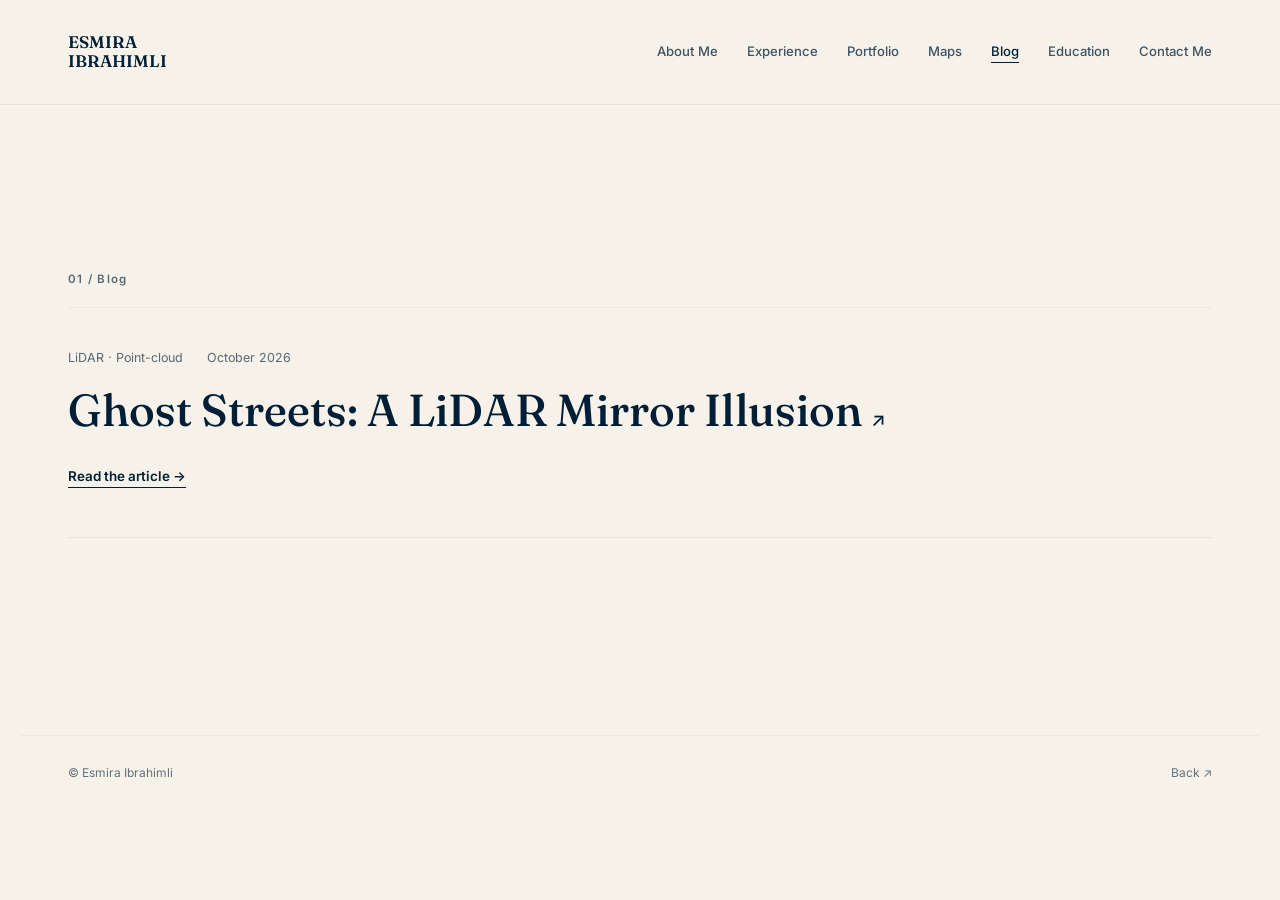
<file: blog/index.html>
<!DOCTYPE html>
<html lang="en">
<head>
<meta charset="UTF-8"><meta name="viewport" content="width=device-width, initial-scale=1.0">
<title>Blog — Esmira Ibrahimli</title>
<meta name="description" content="Blogs writing by Esmira Ibrahimli.">
<link rel="preconnect" href="https://fonts.googleapis.com">
<link href="https://fonts.googleapis.com/css2?family=Fraunces:ital,wght@0,400;0,500;0,600;1,400;1,500&family=Inter:wght@400;500;600&display=swap" rel="stylesheet">
<link rel="icon" href="../favicon.png">
<link rel="stylesheet" href="blog.css">
<link rel="stylesheet" href="ghost-streets.css">
</head>
<body>
<header class="site-header"><nav class="wrap navigation" aria-label="Main navigation">
<a class="logo" href="../index.html">ESMIRA<br>IBRAHIMLI</a>
<button class="nav-toggle" type="button" id="navToggle" aria-expanded="false" aria-controls="navlinks" aria-label="Toggle navigation">☰</button>
<div class="navlinks" id="navlinks">
<a href="../index.html#about">About Me</a><a href="../index.html#experience">Experience</a><a href="../index.html#portfolio">Portfolio</a><a href="../index.html#maps">Maps</a><a href="index.html" aria-current="page">Blog</a><a href="../index.html#education">Education</a><a href="../index.html#contact">Contact Me</a>
</div></nav></header>
<main class="wrap blog-main">
<div class="section-label">01 / Blog</div>

<article class="article-card"><a href="ghost-streets.html" class="article-link">
<div class="article-meta"><span>LiDAR · Point-cloud </span><span>October 2026</span></div>
<h2>Ghost Streets: A LiDAR Mirror Illusion <span aria-hidden="true">↗</span></h2>
<span class="read-more">Read the article →</span>
</a></article>

</main>
<footer class="wrap footer"><span>© Esmira Ibrahimli</span><a href="../index.html">Back ↗</a></footer>
<script>const t=document.getElementById('navToggle'),n=document.getElementById('navlinks');t.addEventListener('click',()=>{let open=n.classList.toggle('open');t.setAttribute('aria-expanded',String(open));});n.querySelectorAll('a').forEach(a=>a.addEventListener('click',()=>{n.classList.remove('open');t.setAttribute('aria-expanded','false')}));</script>
</body></html>
</file>
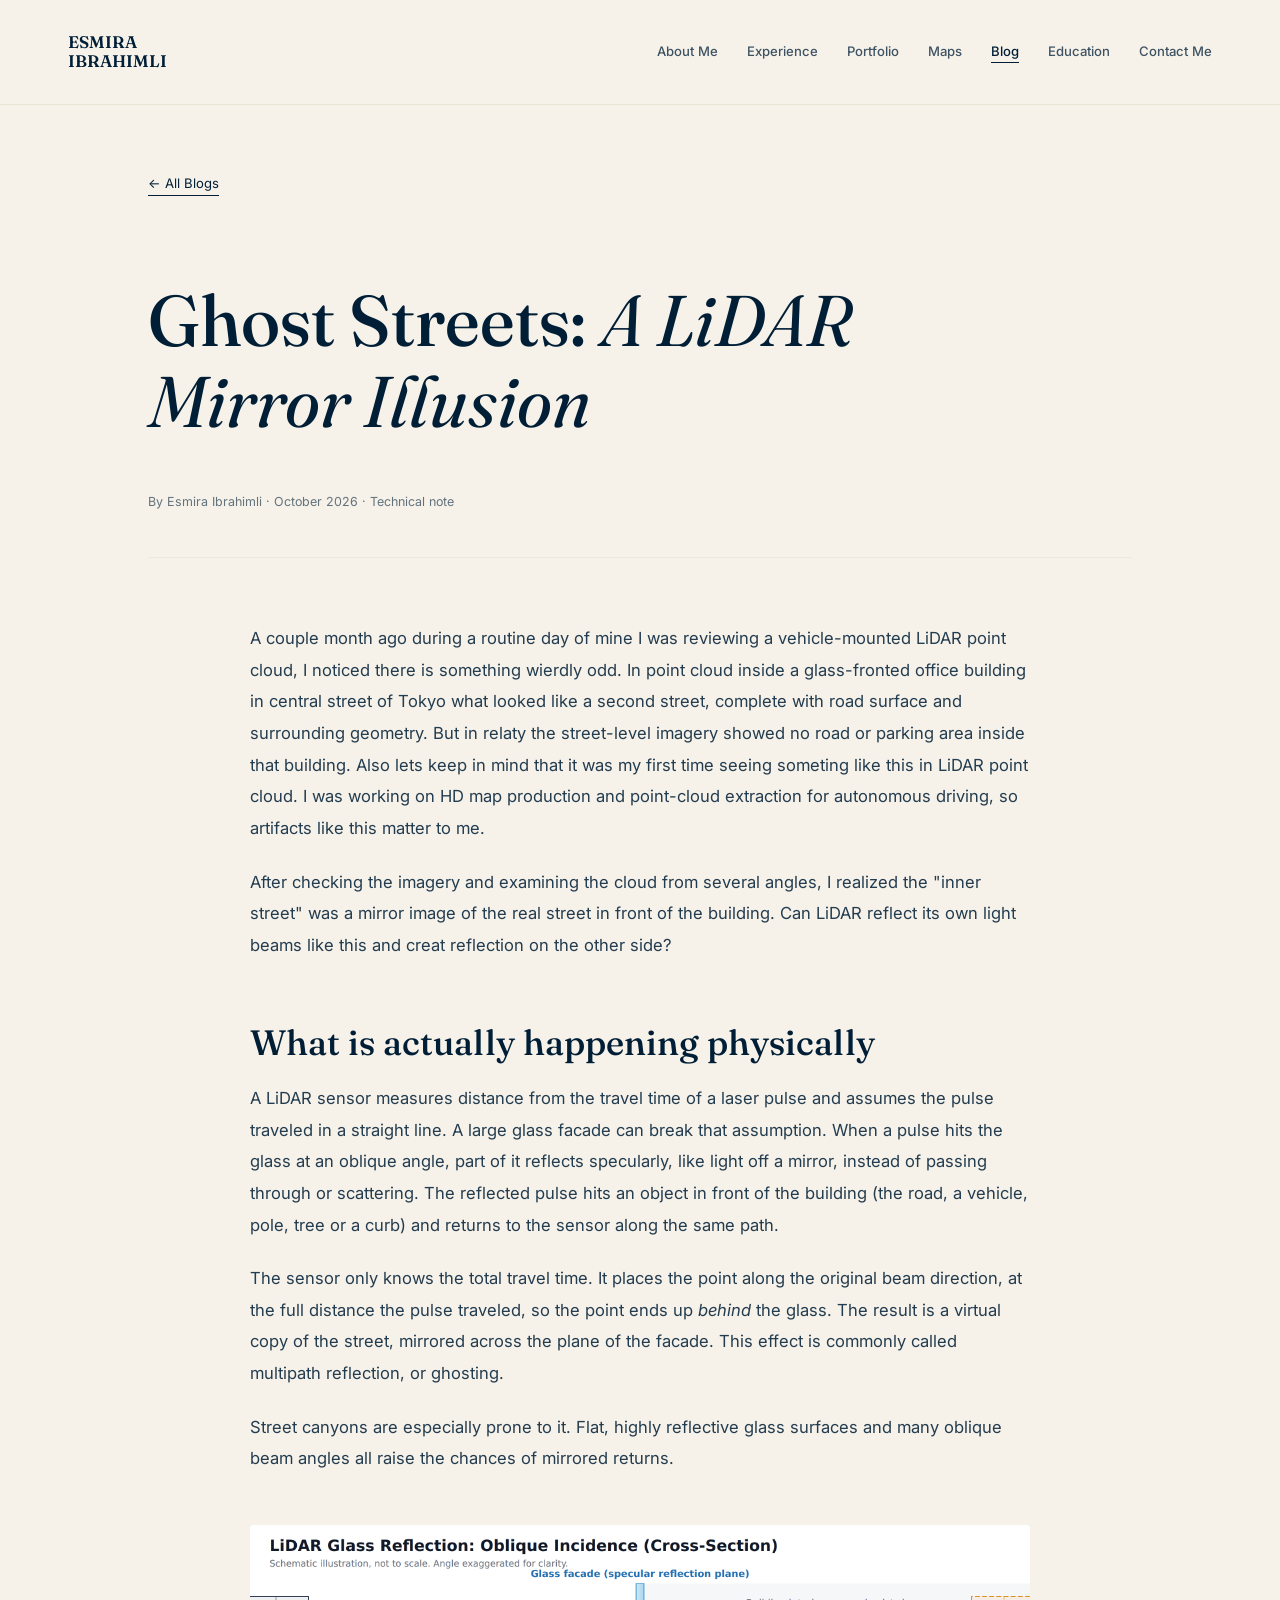
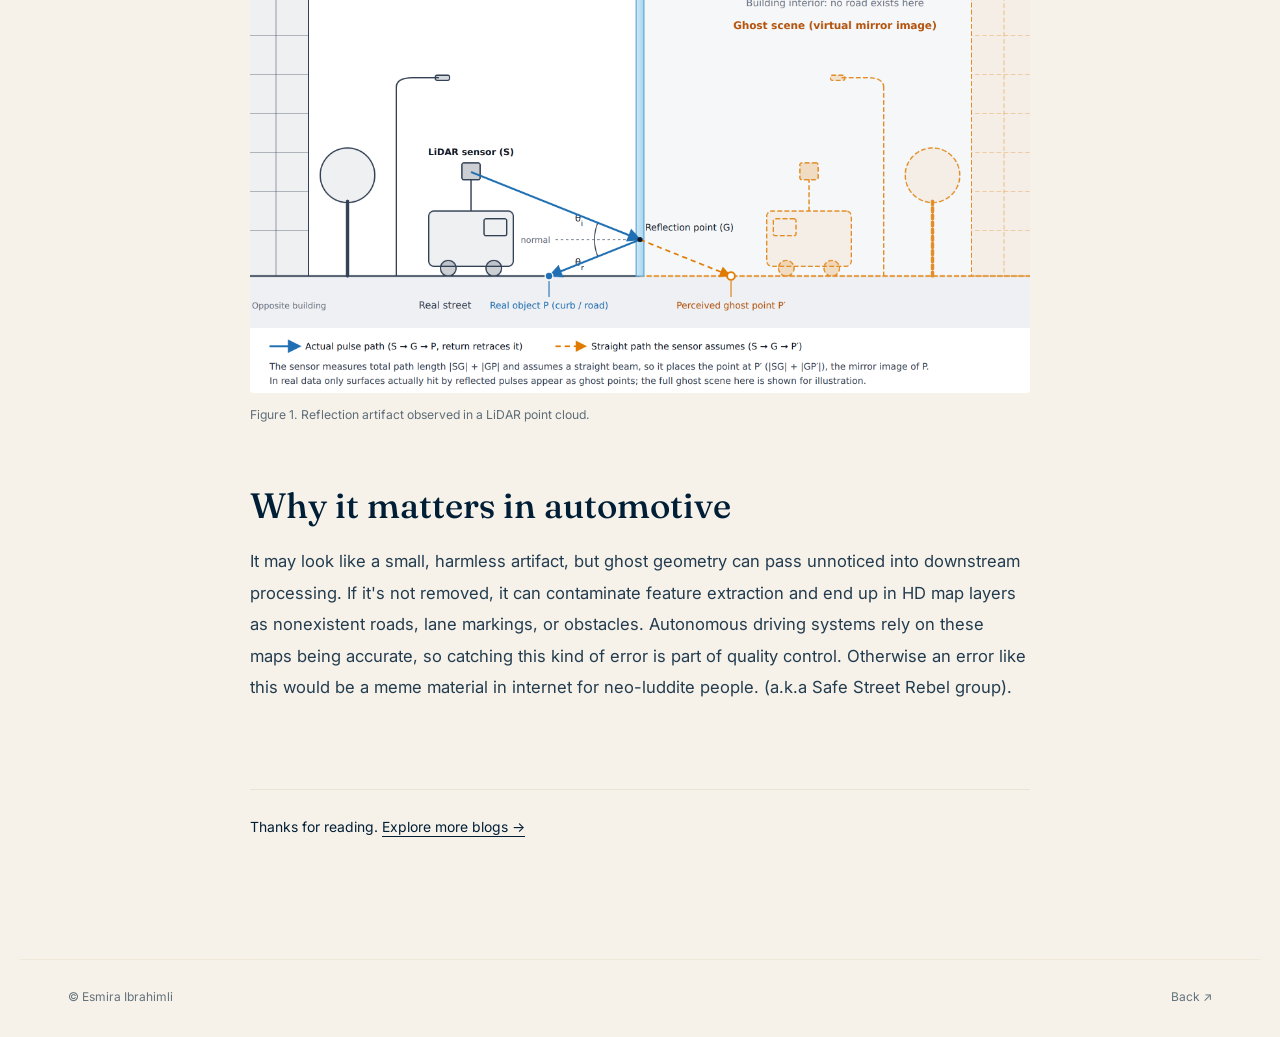
<file: blog/ghost-streets.html>
<!DOCTYPE html>
<html lang="en">
 <head>
  <meta charset="utf-8"/>
  <meta content="width=device-width, initial-scale=1.0" name="viewport"/>
  <title>
   Ghost Streets: What Reflections Do to Point Clouds — Esmira Ibrahimli
  </title>
  <meta content="GIS, LiDAR and geospatial technical writing by Esmira Ibrahimli." name="description"/>
  <link href="https://fonts.googleapis.com" rel="preconnect"/>
  <link href="https://fonts.googleapis.com/css2?family=Fraunces:ital,wght@0,400;0,500;0,600;1,400;1,500&amp;family=Inter:wght@400;500;600&amp;display=swap" rel="stylesheet"/>
  <link href="../favicon.png" rel="icon"/>
  <link href="blog.css" rel="stylesheet"/>
  <link href="ghost-streets.css" rel="stylesheet"/>
 </head>
 <body>
  <header class="site-header">
   <nav aria-label="Main navigation" class="wrap navigation">
    <a class="logo" href="../index.html">
     ESMIRA
     <br/>
     IBRAHIMLI
    </a>
    <button aria-controls="navlinks" aria-expanded="false" aria-label="Toggle navigation" class="nav-toggle" id="navToggle" type="button">
     ☰
    </button>
    <div class="navlinks" id="navlinks">
     <a href="../index.html#about">
      About Me
     </a>
     <a href="../index.html#experience">
      Experience
     </a>
     <a href="../index.html#portfolio">
      Portfolio
     </a>
     <a href="../index.html#maps">
      Maps
     </a>
     <a aria-current="page" href="index.html">
      Blog
     </a>
     <a href="../index.html#education">
      Education
     </a>
     <a href="../index.html#contact">
      Contact Me
     </a>
    </div>
   </nav>
  </header>
  <main class="wrap article-main">
   <a class="back" href="index.html">
    ← All Blogs
   </a>
   <h1>
    Ghost Streets:
    <em>
     A LiDAR Mirror Illusion
    </em>
   </h1>
   <div class="byline">
    By Esmira Ibrahimli · October 2026 · Technical note
   </div>
   <section class="prose">
    <p>
     A couple month ago during a routine day of mine I was reviewing a vehicle-mounted LiDAR point cloud, I noticed there is something wierdly odd. In point cloud inside a glass-fronted office building in central street of Tokyo what looked like a second street, complete with road surface and surrounding geometry. But in relaty the street-level imagery showed no road or parking area inside that building. Also lets keep in mind that it was my first time seeing someting like this in LiDAR point cloud.  I was working on HD map production and point-cloud extraction for autonomous driving, so artifacts like this matter to me.
    </p>
    <p>
     After checking the imagery and examining the cloud from several angles, I realized the "inner street" was a mirror image of the real street in front of the building. Can LiDAR reflect its own light beams like this and creat reflection on the other side?
    </p>
    <h2>
     What is actually happening physically
    </h2>
    <p>
     A LiDAR sensor measures distance from the travel time of a laser pulse and assumes the pulse traveled in a straight line. A large glass facade can break that assumption. When a pulse hits the glass at an oblique angle, part of it reflects specularly, like light off a mirror, instead of passing through or scattering. The reflected pulse hits an object in front of the building (the road, a vehicle, pole, tree or a curb) and returns to the sensor along the same path.
    </p>
    <p>
     The sensor only knows the total travel time. It places the point along the original beam direction, at the full distance the pulse traveled, so the point ends up
     <em>
      behind
     </em>
     the glass. The result is a virtual copy of the street, mirrored across the plane of the facade. This effect is commonly called multipath reflection, or ghosting.
    </p>
    <p>
     Street canyons are especially prone to it. Flat, highly reflective glass surfaces and many oblique beam angles all raise the chances of mirrored returns.
    </p>
    <figure>
     <img alt="LiDAR ghost street" loading="lazy" src="image.png"/>
     <figcaption>
      Figure 1. Reflection artifact observed
    in a LiDAR point cloud.
     </figcaption>
    </figure>
    <h2>
     Why it matters in automotive
    </h2>
    <p>
     It may look like a small, harmless artifact, but ghost geometry can pass unnoticed into downstream processing. If it's not removed, it can contaminate feature extraction and end up in HD map layers as nonexistent roads, lane markings, or obstacles. Autonomous driving systems rely on these maps being accurate, so catching this kind of error is part of quality control. Otherwise an error like this would be a meme material in internet for neo-luddite people. (a.k.a Safe Street Rebel group).
    </p>
   </section>
   <div class="end-note">
    Thanks for reading.
    <a href="index.html">
     Explore more blogs →
    </a>
   </div>
  </main>
  <footer class="wrap footer">
   <span>
    © Esmira Ibrahimli
   </span>
   <a href="../index.html">
    Back ↗
   </a>
  </footer>
  <script>
   const t=document.getElementById('navToggle'),n=document.getElementById('navlinks');t.addEventListener('click',()=>{let open=n.classList.toggle('open');t.setAttribute('aria-expanded',String(open));});n.querySelectorAll('a').forEach(a=>a.addEventListener('click',()=>{n.classList.remove('open');t.setAttribute('aria-expanded','false')}));
  </script>
 </body>
</html>
</file>
<file: blog/blog.css>
:root {
    --navy: #001f37;
    --cream: #f7f2e9;
    --dim: #ece4d3;
    --serif: 'Fraunces',Georgia,serif;
    --sans: 'Inter',sans-serif;
}

* {
    box-sizing: border-box;
}

html {
    scroll-behavior: smooth;
}

body {
    margin: 0;
    background: var(--cream);
    color: var(--navy);
    font-family: var(--sans);
    line-height: 1.65;
}

a {
    color: inherit;
    text-decoration: none;
}

.wrap {
    max-width: 1240px;
    margin: 0 auto;
    padding-left: 48px;
    padding-right: 48px;
}

.site-header {
    position: sticky;
    top: 0;
    z-index: 20;
    background: var(--cream);
    border-bottom: 1px solid var(--dim);
}

.navigation {
    display: flex;
    align-items: center;
    justify-content: space-between;
    min-height: 104px;
    gap: 28px;
}

.logo {
    font-family: var(--serif);
    font-size: 1.05rem;
    font-weight: 600;
    line-height: 1.15;
}

.navlinks {
    display: flex;
    gap: 29px;
}

.navlinks a {
    font-size: .82rem;
    font-weight: 500;
    opacity: .75;
    white-space: nowrap;
}

.navlinks a:hover,.navlinks a[aria-current] {
    opacity: 1;
}

.navlinks a[aria-current] {
    text-decoration: underline;
    text-underline-offset: 6px;
}

.nav-toggle {
    display: none;
    background: none;
    border: 0;
    color: var(--navy);
    font-size: 1.3rem;
    cursor: pointer;
}

h1,h2 {
    font-family: var(--serif);
    font-weight: 500;
    line-height: 1.13;
}

h1 em {
    font-weight: 400;
}

.eyebrow,.section-label {
    font-size: .72rem;
    letter-spacing: .11em;
    font-weight: 600;
    opacity: .65;
}

.blog-main {
    padding-top: 100px;
    padding-bottom: 130px;
    min-height: 70vh;
}

.blog-main h1 {
    font-size: clamp(2.7rem,6vw,5rem);
    max-width: 790px;
    margin: 18px 0;
}

.lead {
    max-width: 610px;
    font-size: 1.03rem;
    opacity: .75;
}

.section-label {
    border-bottom: 1px solid var(--dim);
    padding: 65px 0 18px;
}

.article-card {
    border-bottom: 1px solid var(--dim);
}

.article-link {
    display: block;
    padding: 40px 0 48px;
    max-width: 880px;
}

.article-meta {
    display: flex;
    gap: 24px;
    flex-wrap: wrap;
    font-size: .78rem;
    opacity: .65;
}

.article-card h2 {
    font-size: clamp(1.8rem,3.5vw,2.8rem);
    margin: 16px 0;
}

.article-card h2 span {
    font-family: var(--sans);
    font-size: 1.2rem;
}

.article-card p {
    max-width: 720px;
    font-size: .96rem;
    opacity: .72;
}

.read-more {
    display: inline-block;
    font-weight: 600;
    font-size: .84rem;
    border-bottom: 1px solid var(--navy);
    margin-top: 14px;
}

.article-link:hover h2 {
    opacity: .74;
}

.article-main {
    padding-top: 64px;
    padding-bottom: 120px;
    max-width: 1080px;
}

.back {
    font-size: .82rem;
    display: inline-block;
    margin-bottom: 68px;
    border-bottom: 1px solid currentColor;
}

.article-main h1 {
    font-size: clamp(2.7rem,5.6vw,4.6rem);
    margin: 16px 0 24px;
    max-width: 900px;
}

.article-lead {
    font-family: var(--serif);
    font-size: clamp(1.2rem,2.3vw,1.6rem);
    max-width: 780px;
    line-height: 1.45;
    opacity: .84;
}

.byline {
    padding: 26px 0 45px;
    margin-bottom: 65px;
    border-bottom: 1px solid var(--dim);
    font-size: .78rem;
    opacity: .6;
}

.prose {
    max-width: 780px;
    margin: 0 auto;
}

.prose h2 {
    font-size: clamp(1.65rem,3vw,2.2rem);
    margin: 62px 0 20px;
}

.prose p {
    font-size: 1.04rem;
    line-height: 1.9;
    opacity: .86;
    margin: 0 0 22px;
}

.prose figure {
    margin: 50px 0;
}

.prose figure img {
    display: block;
    width: 100%;
    height: auto;
    border-radius: 3px;
}

.prose figcaption {
    margin-top: 12px;
    font-size: .76rem;
    opacity: .62;
}

.image-placeholder {
    border: 1px dashed #8797a2;
    border-radius: 3px;
    min-height: 240px;
    background: var(--dim);
    display: flex;
    align-items: center;
    justify-content: center;
    flex-direction: column;
    gap: 9px;
    text-align: center;
    margin: 42px 0;
    padding: 20px;
}

.image-placeholder span {
    font-size: .69rem;
    letter-spacing: .12em;
    opacity: .62;
}

.image-placeholder strong {
    font-family: var(--serif);
    font-size: 1.35rem;
    font-weight: 500;
}

.image-placeholder small {
    opacity: .68;
}

.end-note {
    max-width: 780px;
    margin: 85px auto 0;
    padding-top: 26px;
    border-top: 1px solid var(--dim);
    font-size: .87rem;
}

.end-note a {
    text-decoration: underline;
    text-underline-offset: 4px;
}

.footer {
    border-top: 1px solid var(--dim);
    padding-top: 27px;
    padding-bottom: 30px;
    display: flex;
    justify-content: space-between;
    gap: 20px;
    font-size: .75rem;
    opacity: .6;
}

@media(max-width:920px) {
    .wrap {
        padding-left: 24px;
        padding-right: 24px;
    }
    .navigation {
        min-height: 75px;
    }
    .nav-toggle {
        display: block;
    }
    .navlinks {
        display: none;
        position: absolute;
        top: 75px;
        left: 0;
        right: 0;
        background: var(--cream);
        border-bottom: 1px solid var(--dim);
        padding: 16px 24px;
        flex-direction: column;
        gap: 0;
    }
    .navlinks.open {
        display: flex;
    }
    .navlinks a {
        padding: 10px 0;
        border-bottom: 1px solid var(--dim);
    }
    .blog-main {
        padding-top: 66px;
    }
    .article-main {
        padding-top: 45px;
    }
    .back {
        margin-bottom: 46px;
    }
}

@media(prefers-reduced-motion:reduce) {
    html {
        scroll-behavior: auto;
    }
}
</file>
<file: blog/ghost-streets.css>
/* Ghost Streets article-specific styling.
   The shared colors, fonts, navigation, and base article layout live in blog.css.
   Edit this file to customize only the Ghost Streets article. */

/* Optional: add a subtle background to illustrative figures */
.article-main .prose figure img {
  max-width: 100%;
  height: auto;
}

/* Make wider graphs available when needed: add class="wide-figure" to <figure>. */
.article-main .prose figure.wide-figure {
  width: min(100%, 1000px);
  max-width: 1000px;
  margin-left: 50%;
  transform: translateX(-50%);
}

/* Caption for schematics, screenshots, or graphs */
.article-main .prose figcaption {
  line-height: 1.6;
}

@media (max-width: 600px) {
  .article-main .prose figure.wide-figure {
    width: 100%;
  }
}
</file>
